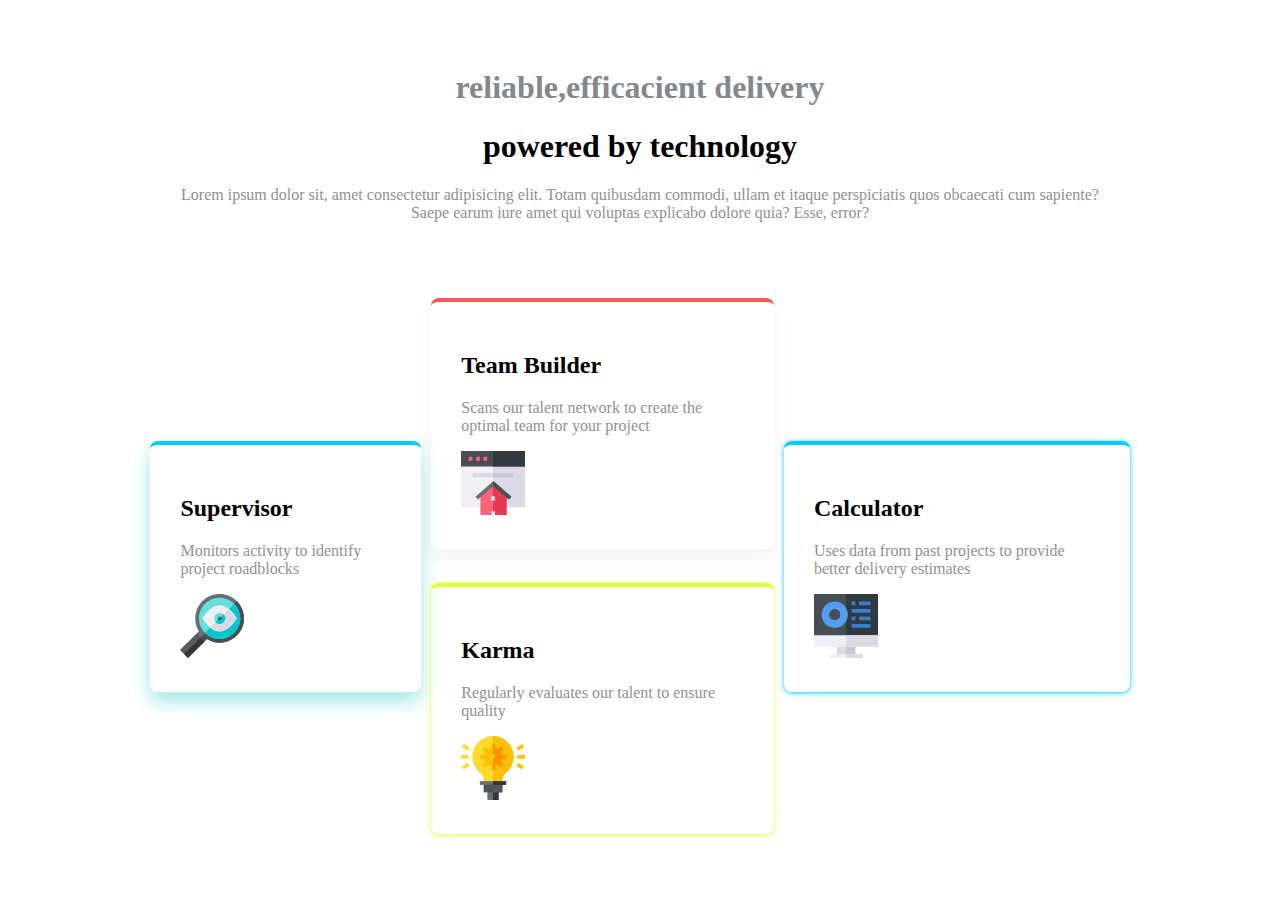
<file: index.html>
<!DOCTYPE html>
<html lang="en">

<head>
    <meta charset="UTF-8">
    <meta name="viewport" content="width=device-width, initial-scale=1.0">
    <title>live-coding</title>
    <link rel="stylesheet" href="style.css">
</head>

<body>

    <div class="page">

        <header>
            <h1 style="color: rgb(131, 136, 141);">reliable,efficacient delivery</h1>
            <h1>powered by technology</h1>
            <p>Lorem ipsum dolor sit, amet consectetur adipisicing elit. Totam quibusdam commodi, ullam et itaque perspiciatis quos obcaecati cum sapiente? Saepe earum iure amet qui voluptas explicabo dolore quia? Esse, error?</p>
        </header>

        <div class="container">


            <div id="supervisor" class="card">
                <h2>Supervisor</h2>
                <p>  Monitors activity to identify project roadblocks</p>
                <div class="icon">
                    <img width="64" height="64" src='images/icon-supervisor.svg'>
                </div>
            </div> 
            
            <div class="milieu">

            <div id="team_builder" class="card">
                <h2>  Team Builder</h2>
                <p>  Scans our talent network to create the optimal team for your project</p>
                <div class="icon">
                    <img width="64" height="64" src='images/icon-team-builder.svg'>
                </div>
            </div>            
            <div id="karma" class="card">
                <h2>Karma</h2>
                <p>  Regularly evaluates our talent to ensure quality</p>
                <div class="icon"> 
                    <img width="64" height="64" src='images/icon-karma.svg'>
                        </svg>
                </div>
            </div>  
            
            </div>

            <div id="calculator" class="card">
                <h2>Calculator</h2>
                <p>Uses data from past projects to provide better delivery estimates</p>
                <div class="icon">
                    <img width="64" height="64" src='images/icon-calculator.svg'>
                </div>
            </div>



        </div>

        </div>




</body>

</html>
</file>
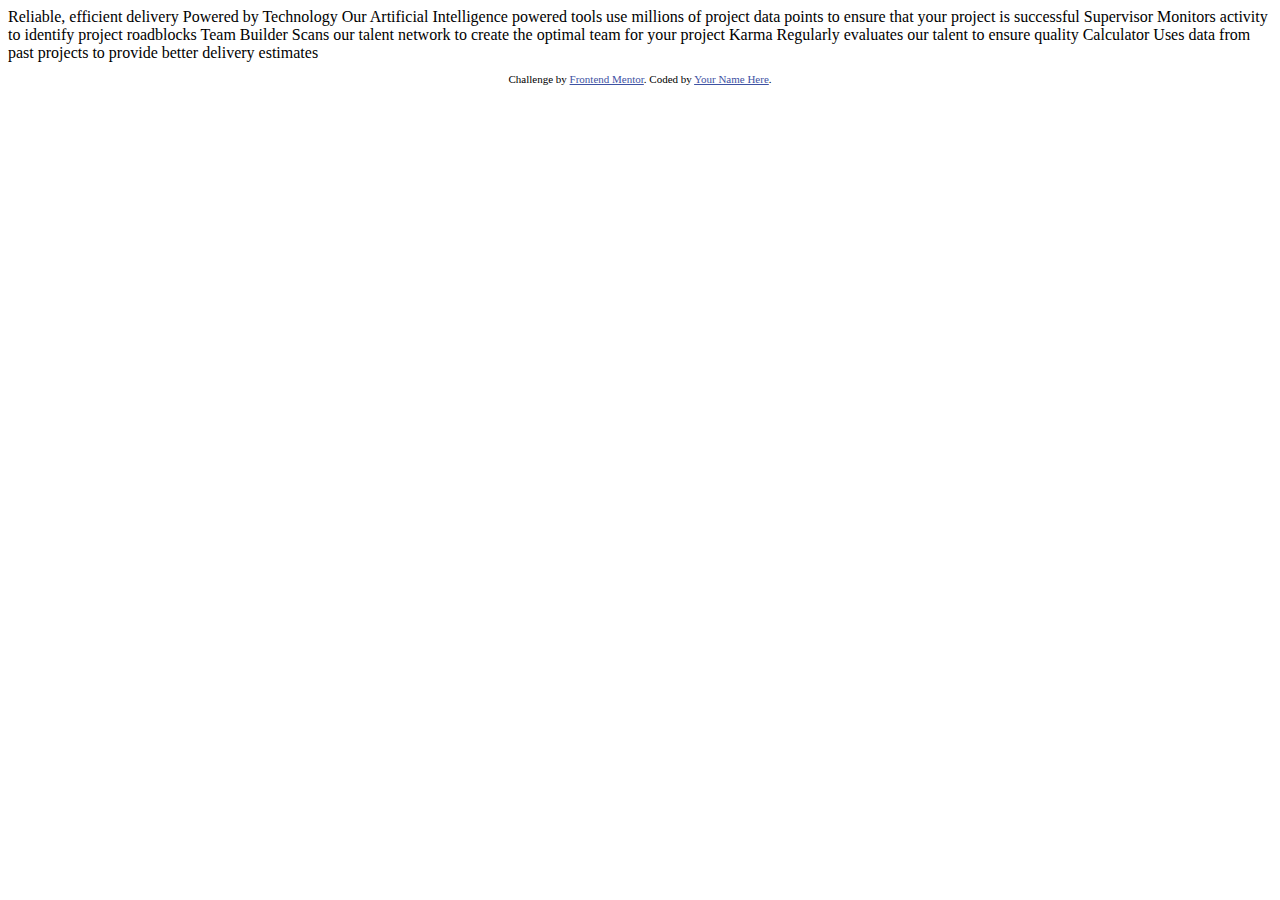
<file: index-prof.html>
<!DOCTYPE html>
<html lang="en">
<head>
  <meta charset="UTF-8">
  <meta name="viewport" content="width=device-width, initial-scale=1.0"> <!-- displays site properly based on user's device -->

  <link rel="icon" type="image/png" sizes="32x32" href="./images/favicon-32x32.png">
  
  <title>Four card feature section</title>

  <!-- Feel free to remove these styles or customise in your own stylesheet 👍 -->
  <style>
    .attribution { font-size: 11px; text-align: center; }
    .attribution a { color: hsl(228, 45%, 44%); }
  </style>
</head>
<body>
  
  Reliable, efficient delivery
  Powered by Technology

  Our Artificial Intelligence powered tools use millions of project data points 
  to ensure that your project is successful

  Supervisor
  Monitors activity to identify project roadblocks

  Team Builder
  Scans our talent network to create the optimal team for your project

  Karma
  Regularly evaluates our talent to ensure quality

  Calculator
  Uses data from past projects to provide better delivery estimates

  
  <footer>
    <p class="attribution">
      Challenge by <a href="https://www.frontendmentor.io?ref=challenge" target="_blank">Frontend Mentor</a>. 
      Coded by <a href="#">Your Name Here</a>.
    </p>
  </footer>
</body>
    <style>


        
        .divider {
            width: 60px;
            height: 4px;
            background: linear-gradient(to right, #45d3d3, #549ef2);
            margin: 20px auto;
            border-radius: 2px;
        }
        
        .features-grid {
            display: grid;
            grid-template-columns: repeat(3, 1fr);
            gap: 30px;
            align-items: center;
        }
        
        .feature-card {
            background-color: white;
            border-radius: 8px;
            padding: 30px;
            box-shadow: 0 10px 20px rgba(0, 0, 0, 0.05);
            border-top: 4px solid;
            position: relative;
            height: 100%;
            transition: transform 0.3s ease;
        }
        
        .feature-card:hover {
            transform: translateY(-5px);
        }
        
        .feature-card.supervisor {
            border-color: #45d3d3;
        }
        
        .feature-card.team-builder {
            border-color: #ea5353;
        }
        
        .feature-card.karma {
            border-color: #fcaf4a;
        }
        
        .feature-card.calculator {
            border-color: #549ef2;
        }
        
        .feature-card h2 {
            font-size: 1.4rem;
            margin-bottom: 12px;
            color: #4c4e61;
        }
        
        .feature-card p {
            font-size: 0.95rem;
            color: #a3a5ae;
            margin-bottom: 30px;
        }
        
        .feature-card .icon {
            text-align: right;
        }
        
        .feature-card .icon img {
            width: 60px;
            height: 60px;
        }
        
        .center-column {
            display: flex;
            flex-direction: column;
            gap: 30px;
        }
        
        @media (max-width: 900px) {
            .features-grid {
                grid-template-columns: 1fr;
                max-width: 400px;
                margin: 0 auto;
            }
            
            .center-column {
                gap: 30px;
            }
        }
    </style>
</html>
</file>
<file: style.css>
body {
      padding: 40px 20px;
  }

  .page {
      width: 80%;
      display: flex;
      flex-direction: column;
      justify-content: space-between;
  }

  body {
      justify-items: center;
  }

  header {
      text-align: center;
      margin-bottom: 60px;
      padding: 0 20px;
  }

  .container {
      /* border: 1px solid black; */
      gap: 10px;
      display: flex;
      align-items: center;
      max-width: 1200px;
      margin: 0 auto;
      padding: auto;
  }

  .card {
      border-radius: 8px;
      padding: 30px;
      box-shadow: 0 10px 20px rgba(0, 0, 0, 0.05);
      border-top: 4px solid;
      position: relative;
      height: 100%;
      transition: transform 0.3s ease;
  }

  .card:hover {
      transform: translateY(-5px);
  }

  #supervisor {
      box-shadow: 0 10px 20px #a5e7e3;
      border-top: 4px solid rgb(0, 204, 255);

  }

  #calculator {
      box-shadow: 0 1px 5px #00ccff;
      border-top: 4px solid #00ccff;

  }

  #team_builder {
      box-shadow: 0 1px 5x #f95757;
      border-top: 4px solid #f95757;
      margin-bottom: 10%;

  }

  #karma {
      box-shadow: 0 1px 5px #ddff35;
      border-top: 4px solid #ddff35;

  }

  p {
      color: rgb(144, 144, 144);
  }

.milieu{
    gap: 30px;
}

  @media (max-width: 900px) {
      .container {
          flex-direction: column;
          max-width: 400px;
          margin: 0 auto;
      }

      #team_builder{
      margin-bottom: 0;

      }
  }
</file>
